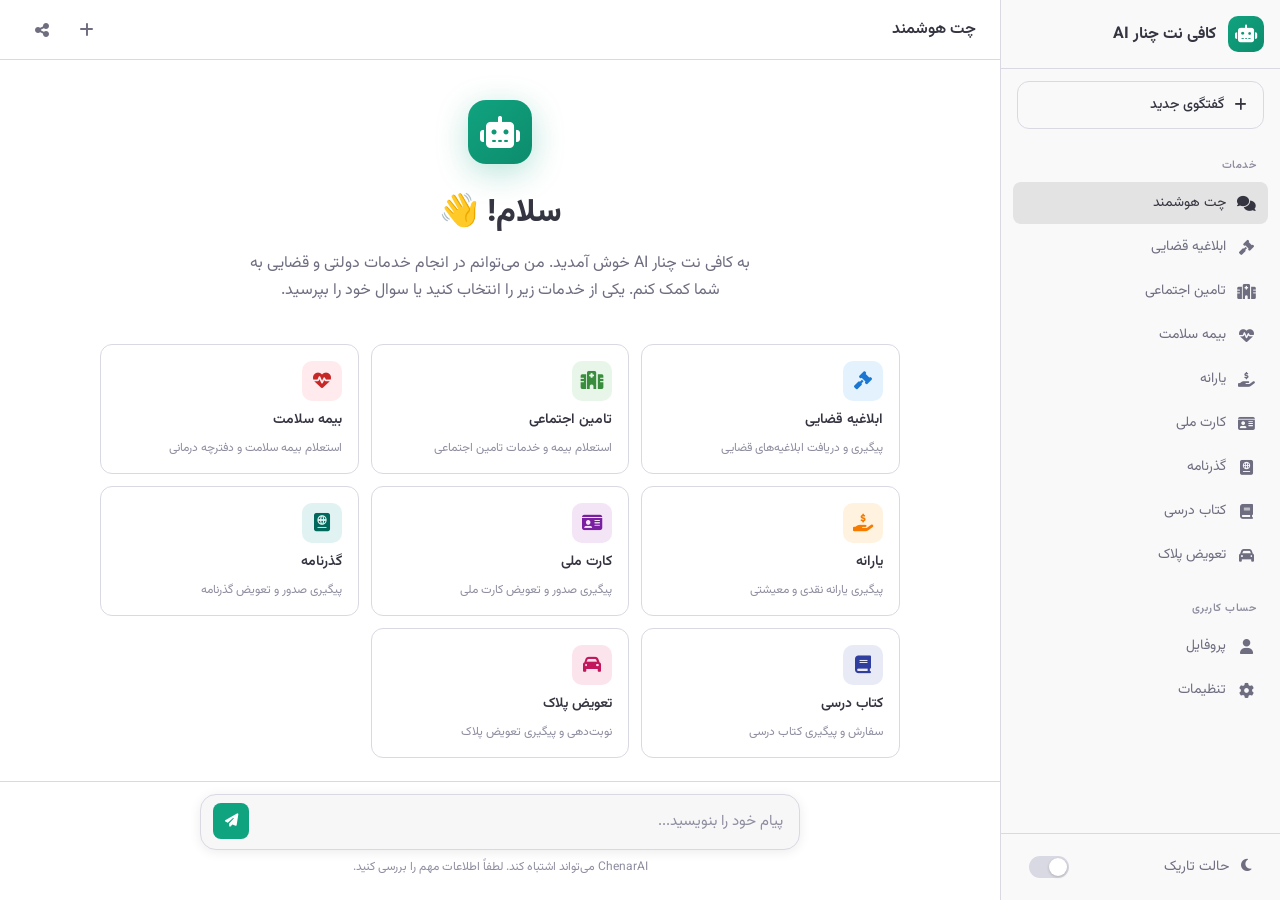
<file: index.html>
<!DOCTYPE html>
<html>
<head>
    <meta charset="UTF-8">
    <meta http-equiv="refresh" content="0; url=app.html">
    <meta http-equiv="Cache-Control" content="no-cache, no-store, must-revalidate">
    <title>Redirecting...</title>
    <style>
        body { font-family: sans-serif; display: flex; justify-content: center; align-items: center; height: 100vh; margin: 0; background: #f7f7f8; }
        .loader { text-align: center; }
        .loader h2 { color: #10a37f; margin-bottom: 10px; }
        .loader p { color: #666; }
        a { color: #10a37f; text-decoration: none; }
    </style>
</head>
<body>
    <div class="loader">
        <h2>کافی نت چنار AI</h2>
        <p>در حال بارگذاری... <a href="app.html">کلیک کنید</a></p>
    </div>
</body>
</html>
</file>
